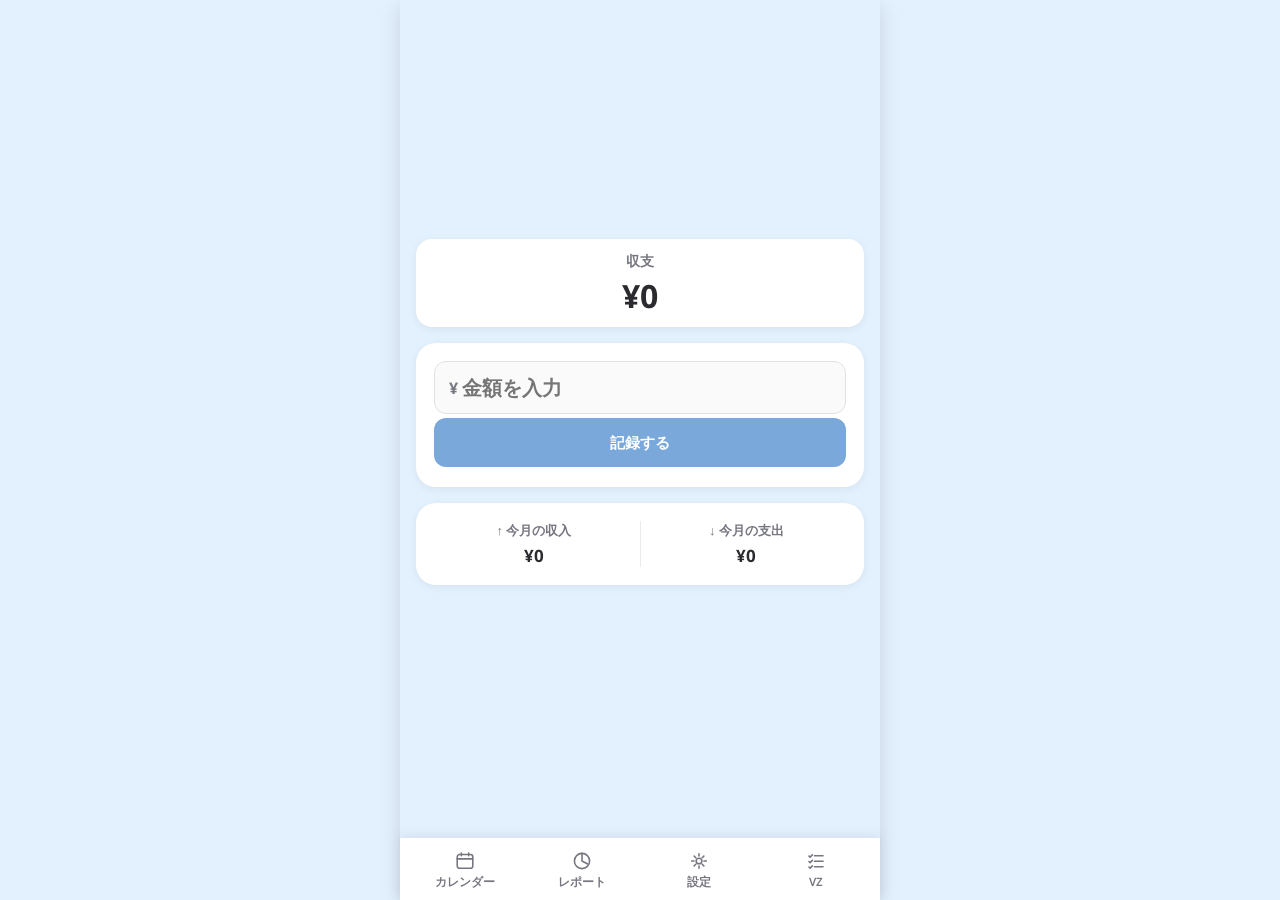
<file: index.html>
<!DOCTYPE html>
<html lang="ja" data-theme="blue">
<head>
<meta charset="UTF-8">
<meta name="viewport" content="width=device-width, initial-scale=1, maximum-scale=1, user-scalable=no, viewport-fit=cover">
<title>かんたん家計簿</title>
<meta name="theme-color" content="#e3f0fd">
<meta name="description" content="収入と支出をシンプルに記録・確認できる家計簿アプリ">
<link rel="manifest" href="manifest.json">
<link rel="icon" href="icon.svg" type="image/svg+xml">
<link rel="apple-touch-icon" href="apple-touch-icon.png">
<meta name="apple-mobile-web-app-capable" content="yes">
<meta name="apple-mobile-web-app-status-bar-style" content="default">
<meta name="apple-mobile-web-app-title" content="かんたん家計簿">
<link rel="preconnect" href="https://fonts.gstatic.com" crossorigin>
<link rel="stylesheet" href="https://fonts.googleapis.com/css2?family=Droid+Sans:wght@400;700&display=swap">
<link rel="stylesheet" href="css/style.css">
</head>
<body>
<div class="app">

  <header class="app-header">
    <button id="btn-back" class="back-btn hidden" aria-label="ホームに戻る">‹</button>
    <h1 id="header-title"></h1>
  </header>

  <main id="view-root" class="view-root">

    <!-- ホーム画面 -->
    <section id="view-home" class="view">
      <div class="balance-card">
        <span class="balance-label">収支</span>
        <span class="balance-amount" id="home-balance">¥0</span>
      </div>

      <form id="entry-form" class="entry-form">
        <div class="amount-field">
          <span class="yen-sign">¥</span>
          <input type="number" id="input-amount" inputmode="numeric" min="1" step="1" placeholder="金額を入力" required>
        </div>

        <div class="type-toggle hidden" id="type-toggle">
          <button type="button" class="type-btn expense-type active" data-type="expense">支出</button>
          <button type="button" class="type-btn income-type" data-type="income">収入</button>
        </div>

        <div class="category-field hidden" id="category-field">
          <label class="field-label" for="input-category">カテゴリ</label>
          <select id="input-category"></select>
        </div>

        <button type="submit" class="btn-primary btn-add">記録する</button>
      </form>

      <div class="summary-card home-split-card">
        <div class="summary-split">
          <div class="split-item">
            <span class="summary-icon">↑ 今月の収入</span>
            <span class="summary-amount home-figure-amount" id="home-income">¥0</span>
          </div>
          <div class="split-sep"></div>
          <div class="split-item">
            <span class="summary-icon">↓ 今月の支出</span>
            <span class="summary-amount home-figure-amount" id="home-expense">¥0</span>
          </div>
        </div>
      </div>
    </section>

    <!-- カレンダー(履歴)画面 -->
    <section id="view-calendar" class="view hidden">
      <div class="period-select">
        <select id="select-year" aria-label="年を選択"></select>
        <select id="select-month" aria-label="月を選択"></select>
      </div>

      <div class="breakdown-summary" id="breakdown-summary"></div>

      <ul class="transaction-list" id="transaction-list"></ul>
      <p class="empty-message hidden" id="breakdown-empty">この期間の記録はまだありません</p>
    </section>

    <!-- レポート画面: 今月の円グラフ -->
    <section id="view-report" class="view hidden">
      <div class="pie-block">
        <h2 class="pie-title">今月の収入</h2>
        <div class="pie-chart" id="pie-income"></div>
        <ul class="pie-legend" id="legend-income"></ul>
      </div>
      <div class="pie-block">
        <h2 class="pie-title">今月の支出</h2>
        <div class="pie-chart" id="pie-expense"></div>
        <ul class="pie-legend" id="legend-expense"></ul>
      </div>

      <h2 class="settings-title">今月の記録</h2>
      <ul class="transaction-list" id="report-transaction-list"></ul>
      <p class="empty-message hidden" id="report-empty">今月の記録はまだありません</p>
    </section>

    <!-- VZ画面: やることリスト -->
    <section id="view-todo" class="view hidden">
      <form id="todo-form" class="entry-form">
        <div class="todo-input-row">
          <input type="text" id="todo-text" placeholder="やることを入力" required>
          <input type="date" id="todo-date" aria-label="期限">
        </div>
        <button type="submit" class="btn-primary btn-add">追加する</button>
      </form>

      <ul class="todo-list" id="todo-list"></ul>
      <p class="empty-message hidden" id="todo-empty">やることはまだありません</p>
    </section>

    <!-- 設定画面: 表示カラー変更 -->
    <section id="view-settings" class="view hidden">
      <h2 class="settings-title">画面のカラーを選ぶ</h2>
      <p class="settings-desc">お好みの色にアプリ全体の表示カラーを変更できます</p>
      <div class="color-grid" id="color-grid"></div>
    </section>

  </main>

  <nav class="bottom-nav">
    <button class="nav-btn" id="nav-calendar" aria-label="カレンダーで過去の収支を見る">
      <span class="nav-icon">
        <svg viewBox="0 0 24 24" fill="none" stroke="currentColor" stroke-width="1.7" stroke-linecap="round" stroke-linejoin="round"><rect x="3.5" y="5" width="17" height="15" rx="2.5"/><path d="M3.5 9.7h17"/><path d="M8 3.2v3M16 3.2v3"/></svg>
      </span>
      <span class="nav-text">カレンダー</span>
    </button>
    <button class="nav-btn" id="nav-report" aria-label="今月の円グラフを見る">
      <span class="nav-icon">
        <svg viewBox="0 0 24 24" fill="none" stroke="currentColor" stroke-width="1.7" stroke-linecap="round" stroke-linejoin="round"><circle cx="12" cy="12" r="8.3"/><path d="M12 3.7V12l6.2 3.3"/></svg>
      </span>
      <span class="nav-text">レポート</span>
    </button>
    <button class="nav-btn" id="nav-settings" aria-label="表示カラーの設定">
      <span class="nav-icon">
        <svg viewBox="0 0 24 24" fill="none" stroke="currentColor" stroke-width="1.7" stroke-linecap="round" stroke-linejoin="round"><circle cx="12" cy="12" r="3.1"/><path d="M12 4v2.6M12 17.4V20M20 12h-2.6M6.6 12H4M17.3 6.7l-1.8 1.8M8.5 15.5l-1.8 1.8M17.3 17.3l-1.8-1.8M8.5 8.5 6.7 6.7"/></svg>
      </span>
      <span class="nav-text">設定</span>
    </button>
    <button class="nav-btn" id="nav-todo" aria-label="やることリスト">
      <span class="nav-icon">
        <svg viewBox="0 0 24 24" fill="none" stroke="currentColor" stroke-width="1.7" stroke-linecap="round" stroke-linejoin="round"><path d="M4.3 6.5l1.3 1.3L8 5.3"/><path d="M10.3 6.3h9.4"/><path d="M4.3 12.5l1.3 1.3L8 11.3"/><path d="M10.3 12.3h9.4"/><path d="M4.3 18.5l1.3 1.3L8 17.3"/><path d="M10.3 18.3h9.4"/></svg>
      </span>
      <span class="nav-text">VZ</span>
    </button>
  </nav>

  <div class="toast hidden" id="toast">
    <span class="toast-msg" id="toast-msg"></span>
    <button class="toast-action hidden" id="toast-action"></button>
  </div>
</div>

<script src="js/app.js"></script>
</body>
</html>
</file>
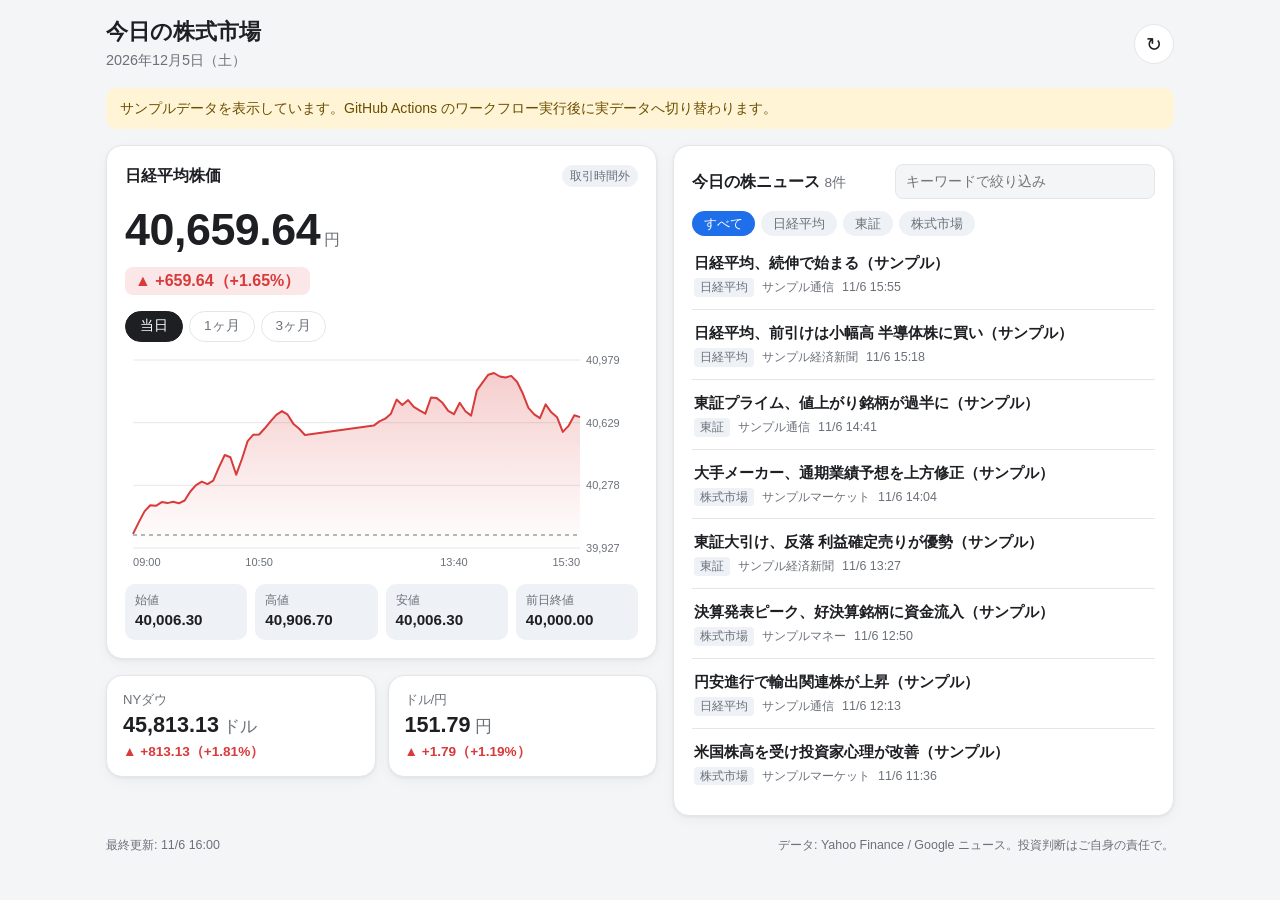
<file: stock/index.html>
<!DOCTYPE html>
<html lang="ja">
<head>
<meta charset="UTF-8">
<meta name="viewport" content="width=device-width, initial-scale=1, viewport-fit=cover">
<title>今日の株式市場</title>
<meta name="description" content="日経平均株価と今日の株式ニュースをまとめて確認できるページ">
<meta name="theme-color" content="#f4f5f7" media="(prefers-color-scheme: light)">
<meta name="theme-color" content="#14161a" media="(prefers-color-scheme: dark)">
<link rel="icon" href="icon.svg" type="image/svg+xml">
<link rel="stylesheet" href="css/style.css">
</head>
<body>
<div class="page">

  <header class="top">
    <div>
      <h1>今日の株式市場</h1>
      <p class="date" id="today">----</p>
    </div>
    <button id="reload" class="reload" aria-label="再読み込み" title="再読み込み">↻</button>
  </header>

  <div id="notice" class="notice" hidden></div>

  <main class="layout">
    <!-- 日経平均 -->
    <section class="card hero" aria-labelledby="hero-name">
      <div class="hero-head">
        <h2 id="hero-name">日経平均株価</h2>
        <span class="market-state" id="market-state"></span>
      </div>
      <div class="hero-price">
        <span id="hero-price" class="num">--</span><span class="unit" id="hero-unit">円</span>
      </div>
      <div id="hero-change" class="change num">--</div>

      <div class="tabs" role="tablist" aria-label="チャート期間">
        <button role="tab" class="tab active" data-range="intraday" aria-selected="true">当日</button>
        <button role="tab" class="tab" data-range="1mo" aria-selected="false">1ヶ月</button>
        <button role="tab" class="tab" data-range="3mo" aria-selected="false">3ヶ月</button>
      </div>
      <div class="chart" id="chart"></div>

      <dl class="stats">
        <div><dt>始値</dt><dd id="st-open" class="num">--</dd></div>
        <div><dt>高値</dt><dd id="st-high" class="num">--</dd></div>
        <div><dt>安値</dt><dd id="st-low" class="num">--</dd></div>
        <div><dt>前日終値</dt><dd id="st-prev" class="num">--</dd></div>
      </dl>
    </section>

    <!-- その他の指標 -->
    <section class="subs" id="subs" aria-label="その他の指標"></section>

    <!-- ニュース -->
    <section class="card news" aria-labelledby="news-title">
      <div class="news-head">
        <h2 id="news-title">今日の株ニュース <span id="news-count" class="count"></span></h2>
        <input id="news-filter" type="search" placeholder="キーワードで絞り込み" aria-label="ニュースを絞り込み">
      </div>
      <div class="chips" id="chips"></div>
      <ul class="news-list" id="news-list"></ul>
    </section>
  </main>

  <footer class="foot">
    <span id="updated">最終更新: --</span>
    <span>データ: Yahoo Finance / Google ニュース。投資判断はご自身の責任で。</span>
  </footer>
</div>
<script src="js/app.js"></script>
</body>
</html>
</file>
<file: css/style.css>
:root {
  --card-bg: rgba(255, 255, 255, 0.72);
  --card-bg-solid: #ffffff;
  --text: #2b2b2f;
  --text-muted: #767680;
  --income: #1976d2;
  --expense: #e0424a;
  --shadow: 0 2px 10px rgba(0, 0, 0, 0.06);
  --shadow-lg: 0 6px 20px rgba(0, 0, 0, 0.12);
}

/* ---- パステルカラーテーマ(白を混ぜた薄い色) ---- */
:root[data-theme="red"]    { --bg: #fbe4e4; --accent: #d98686; --accent-soft: #f0c2c2; }
:root[data-theme="blue"]   { --bg: #e3f0fd; --accent: #7aa8db; --accent-soft: #b9d3f0; }
:root[data-theme="yellow"] { --bg: #fdf6d9; --accent: #d9c368; --accent-soft: #f0e2a8; }
:root[data-theme="purple"] { --bg: #f1e3fb; --accent: #b98fd9; --accent-soft: #ddc2f0; }
:root[data-theme="white"]  { --bg: #ffffff; --accent: #a3a3aa; --accent-soft: #dcdce0; }
:root[data-theme="black"]  { --bg: #ececed; --accent: #7a7a80; --accent-soft: #c4c4c8; }
:root[data-theme="orange"] { --bg: #fdebd8; --accent: #e0a868; --accent-soft: #f0d0a8; }
:root[data-theme="pink"]   { --bg: #fce4ef; --accent: #e0a0c0; --accent-soft: #f0cfe0; }
:root[data-theme="brown"]  { --bg: #f2e7df; --accent: #b08968; --accent-soft: #ddc4ac; }

* { box-sizing: border-box; }

html, body {
  margin: 0;
  padding: 0;
  height: 100%;
  background: var(--bg);
}

body {
  font-family: "Droid Sans", -apple-system, BlinkMacSystemFont, "Hiragino Sans", "Hiragino Kaku Gothic ProN",
    "Yu Gothic", "Segoe UI", Roboto, sans-serif;
  color: var(--text);
  -webkit-tap-highlight-color: transparent;
  transition: background 0.25s ease;
}

button, select, input {
  font-family: inherit;
}

.app {
  max-width: 480px;
  margin: 0 auto;
  min-height: 100vh;
  min-height: 100dvh;
  display: flex;
  flex-direction: column;
  position: relative;
}

/* ---- ヘッダー ---- */
.app-header {
  padding: calc(env(safe-area-inset-top, 0px) + 18px) 20px 12px;
  text-align: center;
  position: relative;
}
.app-header h1 {
  margin: 0;
  font-size: 19px;
  font-weight: 700;
  letter-spacing: 0.02em;
}
.back-btn {
  position: absolute;
  left: 14px;
  top: calc(env(safe-area-inset-top, 0px) + 12px);
  width: 34px;
  height: 34px;
  border-radius: 50%;
  border: none;
  background: var(--card-bg-solid);
  color: var(--accent);
  font-size: 20px;
  font-weight: 700;
  box-shadow: var(--shadow);
  cursor: pointer;
}
.back-btn:active { transform: scale(0.94); }
.back-btn.hidden { display: none; }

/* ---- 共通ビュー ---- */
.view-root {
  flex: 1;
  padding: 4px 16px 100px;
  overflow-y: auto;
  display: flex;
  flex-direction: column;
}
.view.hidden { display: none; }

#view-home {
  flex: 1;
  display: flex;
  flex-direction: column;
  justify-content: center;
}
#view-home.hidden {
  display: none;
}

/* ---- 収支カード(ホーム中央) ---- */
.balance-card {
  background: var(--card-bg-solid);
  border-radius: 16px;
  padding: 12px 18px 10px;
  box-shadow: var(--shadow);
  margin: 8px 0 16px;
  display: flex;
  flex-direction: column;
  align-items: center;
  text-align: center;
  gap: 3px;
}
.balance-label {
  color: var(--text-muted);
  font-weight: 600;
  font-size: 14px;
}
.balance-amount {
  font-size: 32px;
  font-weight: 700;
  color: var(--text);
}
.balance-positive { color: var(--income); }
.balance-negative { color: var(--expense); }

/* ---- 金額入力フォーム(ホーム) ---- */
.entry-form {
  background: var(--card-bg-solid);
  border-radius: 20px;
  padding: 18px 18px 20px;
  box-shadow: var(--shadow);
  margin-bottom: 16px;
}
.btn-add { width: 100%; margin-top: 4px; }

/* ---- サマリーカード ---- */
.summary-card {
  background: var(--card-bg-solid);
  border-radius: 20px;
  padding: 18px 20px;
  box-shadow: var(--shadow);
  margin-bottom: 18px;
}
.summary-split {
  display: flex;
  align-items: center;
  justify-content: space-around;
}
.split-item {
  display: flex;
  flex-direction: column;
  align-items: center;
  gap: 4px;
  flex: 1;
}
.split-sep {
  width: 1px;
  align-self: stretch;
  background: rgba(0,0,0,0.08);
  margin: 0 8px;
}
.summary-icon { color: var(--text-muted); font-weight: 600; font-size: 13px; }
.summary-amount { font-size: 17px; font-weight: 700; }
.income-amount { color: var(--income); }
.expense-amount { color: var(--expense); }
.home-figure-amount { color: var(--text); }

/* ---- 年月選択(カレンダー) ---- */
.period-select {
  display: flex;
  gap: 10px;
  margin: 8px 0 18px;
}
.period-select select {
  flex: 1;
  padding: 12px 10px;
  border-radius: 12px;
  border: none;
  background: var(--card-bg-solid);
  box-shadow: var(--shadow);
  font-size: 16px;
  font-weight: 700;
  color: var(--text);
  text-align: center;
}

.breakdown-summary {
  display: flex;
  justify-content: space-around;
  background: var(--card-bg-solid);
  border-radius: 16px;
  padding: 12px;
  margin-bottom: 14px;
  box-shadow: var(--shadow);
  font-size: 13px;
}
.breakdown-summary .figure { text-align: center; }
.breakdown-summary .figure .label { color: var(--text-muted); display: block; margin-bottom: 2px; }
.breakdown-summary .figure .value { font-weight: 700; font-size: 13px; }

/* ---- 取引リスト ---- */
.transaction-list {
  list-style: none;
  margin: 0;
  padding: 0;
  display: flex;
  flex-direction: column;
  gap: 8px;
}
.transaction-item {
  display: flex;
  align-items: center;
  gap: 12px;
  background: var(--card-bg-solid);
  border-radius: 14px;
  padding: 12px 14px;
  box-shadow: var(--shadow);
}
.tx-icon {
  width: 40px;
  height: 40px;
  border-radius: 50%;
  display: flex;
  align-items: center;
  justify-content: center;
  font-size: 19px;
  flex-shrink: 0;
  background: var(--bg);
}
.tx-body { flex: 1; min-width: 0; }
.tx-category { font-weight: 700; font-size: 14px; }
.tx-date { font-size: 11px; color: var(--text-muted); }
.tx-amount {
  font-weight: 700;
  font-size: 15px;
  white-space: nowrap;
}
.tx-delete {
  border: none;
  background: transparent;
  color: var(--text-muted);
  font-size: 18px;
  width: 30px;
  height: 30px;
  cursor: pointer;
  flex-shrink: 0;
}
.tx-delete:active { color: var(--expense); }

.empty-message {
  text-align: center;
  color: var(--text-muted);
  font-size: 14px;
  margin-top: 40px;
}
.empty-message.hidden { display: none; }

/* ---- 設定画面 ---- */
.settings-title { font-size: 17px; margin: 12px 0 4px; }
.settings-desc { font-size: 13px; color: var(--text-muted); margin: 0 0 18px; }
.color-grid {
  display: grid;
  grid-template-columns: repeat(3, 1fr);
  gap: 14px;
}
.color-swatch {
  border: none;
  border-radius: 16px;
  padding: 16px 8px 10px;
  display: flex;
  flex-direction: column;
  align-items: center;
  gap: 8px;
  cursor: pointer;
  box-shadow: var(--shadow);
  position: relative;
  background: var(--card-bg-solid);
}
.swatch-circle {
  width: 40px;
  height: 40px;
  border-radius: 50%;
  border: 2px solid rgba(0,0,0,0.06);
}
.swatch-name { font-size: 12px; font-weight: 600; color: var(--text); }
.color-swatch.selected {
  outline: 3px solid var(--accent);
  outline-offset: 2px;
}
.swatch-check {
  position: absolute;
  top: 6px;
  right: 8px;
  color: var(--accent);
  font-weight: 900;
  font-size: 14px;
  visibility: hidden;
}
.color-swatch.selected .swatch-check { visibility: visible; }

/* ---- 下部ナビ ---- */
.bottom-nav {
  position: fixed;
  left: 50%;
  transform: translateX(-50%);
  bottom: 0;
  width: 100%;
  max-width: 480px;
  display: flex;
  background: var(--card-bg-solid);
  box-shadow: 0 -2px 12px rgba(0,0,0,0.08);
  padding: 6px 6px calc(6px + env(safe-area-inset-bottom, 0px));
  z-index: 10;
}
.nav-btn {
  flex: 1;
  border: none;
  background: transparent;
  display: flex;
  flex-direction: column;
  align-items: center;
  gap: 2px;
  padding: 6px 0 4px;
  color: var(--text-muted);
  cursor: pointer;
  border-radius: 10px;
}
.nav-btn.active { color: var(--accent); }
.nav-icon { display: flex; }
.nav-icon svg { width: 22px; height: 22px; }
.nav-text { font-size: 11.5px; font-weight: 600; }

/* ---- 共通フォーム部品 ---- */
.type-toggle {
  display: flex;
  background: #f1f1f4;
  border-radius: 12px;
  padding: 4px;
  margin: 14px 0;
}
.type-toggle.hidden { display: none; }
.category-field.hidden { display: none; }
.type-btn {
  flex: 1;
  border: none;
  background: transparent;
  padding: 10px 0;
  border-radius: 9px;
  font-weight: 700;
  font-size: 14px;
  color: var(--text-muted);
  cursor: pointer;
}
.type-btn.active.expense-type { background: var(--expense); color: #fff; }
.type-btn.active.income-type { background: var(--income); color: #fff; }

.field-label {
  display: block;
  font-size: 12px;
  font-weight: 700;
  color: var(--text-muted);
  margin: 14px 0 6px;
}
#input-category {
  width: 100%;
  padding: 12px 14px;
  border-radius: 12px;
  border: 1px solid #e2e2e6;
  background: #fafafb;
  font-size: 15px;
  color: var(--text);
}

.amount-field {
  display: flex;
  align-items: center;
  border: 1px solid #e2e2e6;
  background: #fafafb;
  border-radius: 12px;
  padding: 0 14px;
}
.yen-sign { font-weight: 700; color: var(--text-muted); margin-right: 4px; }
.amount-field input {
  border: none;
  background: transparent;
  padding: 12px 0;
  font-size: 20px;
  font-weight: 700;
  width: 100%;
}
.amount-field input:focus { outline: none; }

.btn-primary {
  border: none;
  padding: 14px 0;
  border-radius: 12px;
  font-size: 15px;
  font-weight: 700;
  cursor: pointer;
  background: var(--accent);
  color: #fff;
}
.btn-primary:active { transform: scale(0.98); }

/* ---- レポート画面(円グラフ) ---- */
.pie-block {
  background: var(--card-bg-solid);
  border-radius: 18px;
  padding: 16px 18px 18px;
  box-shadow: var(--shadow);
  margin-bottom: 14px;
}
.pie-title {
  margin: 0 0 12px;
  font-size: 14px;
  font-weight: 700;
  color: var(--text-muted);
}
.pie-chart {
  width: 120px;
  height: 120px;
  border-radius: 50%;
  margin: 0 auto 14px;
  background: #ececed;
  box-shadow: var(--shadow);
}
.pie-legend {
  list-style: none;
  margin: 0;
  padding: 0;
  display: flex;
  flex-direction: column;
  gap: 7px;
}
.pie-legend li {
  display: flex;
  align-items: center;
  gap: 8px;
  font-size: 12.5px;
}
.legend-dot {
  width: 9px;
  height: 9px;
  border-radius: 50%;
  flex-shrink: 0;
}
.legend-label { flex: 1; color: var(--text); }
.legend-value { font-weight: 700; color: var(--text); font-variant-numeric: tabular-nums; }
.legend-empty { color: var(--text-muted); justify-content: center; }

/* ---- VZ画面(やることリスト) ---- */
.todo-input-row {
  display: flex;
  gap: 8px;
}
#todo-text {
  flex: 1;
  min-width: 0;
  padding: 12px 14px;
  border-radius: 12px;
  border: 1px solid #e2e2e6;
  background: #fafafb;
  font-size: 15px;
  color: var(--text);
}
#todo-date {
  width: 132px;
  padding: 12px 10px;
  border-radius: 12px;
  border: 1px solid #e2e2e6;
  background: #fafafb;
  font-size: 13px;
  color: var(--text);
}
.todo-list {
  list-style: none;
  margin: 16px 0 0;
  padding: 0;
  display: flex;
  flex-direction: column;
  gap: 8px;
}
.todo-item {
  display: flex;
  align-items: center;
  gap: 12px;
  background: var(--card-bg-solid);
  border-radius: 14px;
  padding: 12px 14px;
  box-shadow: var(--shadow);
}
.todo-check {
  width: 20px;
  height: 20px;
  flex-shrink: 0;
  accent-color: var(--accent);
  cursor: pointer;
}
.todo-body {
  flex: 1;
  min-width: 0;
  display: flex;
  flex-direction: column;
  gap: 2px;
}
.todo-text { font-weight: 700; font-size: 14px; word-break: break-word; }
.todo-date { font-size: 12px; color: var(--text-muted); }
.todo-item.done .todo-text { text-decoration: line-through; color: var(--text-muted); }
.todo-delete {
  border: none;
  background: transparent;
  color: var(--text-muted);
  font-size: 18px;
  width: 30px;
  height: 30px;
  cursor: pointer;
  flex-shrink: 0;
}
.todo-delete:active { color: var(--expense); }

/* ---- トースト通知(削除の取り消しなど) ---- */
.toast {
  position: fixed;
  left: 50%;
  transform: translateX(-50%);
  bottom: calc(70px + env(safe-area-inset-bottom, 0px));
  width: calc(100% - 32px);
  max-width: 448px;
  background: #2b2b2f;
  color: #fff;
  border-radius: 12px;
  padding: 12px 8px 12px 16px;
  display: flex;
  align-items: center;
  justify-content: space-between;
  gap: 8px;
  box-shadow: 0 8px 22px rgba(0,0,0,0.28);
  z-index: 30;
}
.toast.hidden { display: none; }
.toast-msg { font-size: 13px; line-height: 1.4; }
.toast-action {
  border: none;
  background: transparent;
  color: #8ab4ff;
  font-weight: 700;
  font-size: 13px;
  cursor: pointer;
  flex-shrink: 0;
  padding: 6px 8px;
  border-radius: 8px;
}
.toast-action:active { background: rgba(255,255,255,0.12); }
.toast-action.hidden { display: none; }

@media (min-width: 481px) {
  .app { box-shadow: var(--shadow-lg); }
}
</file>
<file: stock/css/style.css>
:root {
  --bg: #f4f5f7;
  --card: #ffffff;
  --text: #1d1f23;
  --muted: #6b7079;
  --line: #e4e6ea;
  --accent: #1f6feb;
  --up: #d93a3a;      /* 上昇（日本の慣習に合わせて赤） */
  --down: #1a7f4b;    /* 下落（緑） */
  --up-soft: rgba(217, 58, 58, 0.12);
  --down-soft: rgba(26, 127, 75, 0.12);
  --chip: #eef1f5;
  --shadow: 0 1px 3px rgba(0, 0, 0, 0.06), 0 4px 14px rgba(0, 0, 0, 0.04);
}

@media (prefers-color-scheme: dark) {
  :root {
    --bg: #14161a;
    --card: #1d2026;
    --text: #e8eaee;
    --muted: #9aa0aa;
    --line: #2d3139;
    --accent: #5b9dff;
    --up: #ff6b6b;
    --down: #3fcf8e;
    --up-soft: rgba(255, 107, 107, 0.14);
    --down-soft: rgba(63, 207, 142, 0.14);
    --chip: #272b33;
    --shadow: none;
  }
}

* { box-sizing: border-box; }

html, body { margin: 0; padding: 0; }

body {
  background: var(--bg);
  color: var(--text);
  font-family: -apple-system, BlinkMacSystemFont, "Hiragino Sans", "Hiragino Kaku Gothic ProN",
    "Yu Gothic", "Segoe UI", Roboto, sans-serif;
  line-height: 1.5;
  -webkit-text-size-adjust: 100%;
}

.num { font-variant-numeric: tabular-nums; }

.page {
  max-width: 1100px;
  margin: 0 auto;
  padding: calc(env(safe-area-inset-top, 0px) + 16px) 16px 32px;
}

/* ---- ヘッダー ---- */
.top {
  display: flex;
  align-items: center;
  justify-content: space-between;
  gap: 12px;
  margin-bottom: 16px;
}
.top h1 { font-size: 1.35rem; margin: 0; }
.date { margin: 2px 0 0; color: var(--muted); font-size: 0.9rem; }
.reload {
  width: 40px; height: 40px;
  border-radius: 50%;
  border: 1px solid var(--line);
  background: var(--card);
  color: var(--text);
  font-size: 1.2rem;
  cursor: pointer;
}
.reload.spin { animation: spin 0.8s linear infinite; }
@keyframes spin { to { transform: rotate(360deg); } }

.notice {
  background: #fff4d6;
  color: #6b4e00;
  border-radius: 10px;
  padding: 10px 14px;
  margin-bottom: 16px;
  font-size: 0.88rem;
}
@media (prefers-color-scheme: dark) {
  .notice { background: #3a3013; color: #f2d98a; }
}

/* ---- レイアウト ---- */
.layout {
  display: grid;
  gap: 16px;
  grid-template-columns: minmax(0, 1fr);
}
@media (min-width: 900px) {
  .layout {
    grid-template-columns: minmax(0, 1.1fr) minmax(0, 1fr);
    grid-template-areas: "hero news" "subs news";
    grid-template-rows: auto 1fr;
    align-items: start;
  }
  .hero { grid-area: hero; }
  .subs { grid-area: subs; }
  .news { grid-area: news; position: sticky; top: 16px; max-height: calc(100vh - 32px); display: flex; flex-direction: column; }
  .news-list { overflow-y: auto; }
}

.card {
  background: var(--card);
  border-radius: 16px;
  padding: 18px;
  box-shadow: var(--shadow);
  border: 1px solid var(--line);
}
h2 { font-size: 1rem; margin: 0; }

/* ---- 日経平均 ---- */
.hero-head { display: flex; justify-content: space-between; align-items: center; }
.market-state {
  font-size: 0.75rem;
  padding: 2px 8px;
  border-radius: 999px;
  background: var(--chip);
  color: var(--muted);
}
.market-state.open { background: var(--accent); color: #fff; }

.hero-price { margin-top: 8px; }
#hero-price { font-size: clamp(2rem, 7vw, 2.8rem); font-weight: 700; letter-spacing: -0.01em; }
.unit { margin-left: 4px; color: var(--muted); }

.change {
  display: inline-block;
  margin-top: 4px;
  padding: 2px 10px;
  border-radius: 8px;
  font-weight: 600;
}
.up { color: var(--up); }
.down { color: var(--down); }
.change.up { background: var(--up-soft); }
.change.down { background: var(--down-soft); }

.tabs { display: flex; gap: 6px; margin: 16px 0 8px; }
.tab {
  border: 1px solid var(--line);
  background: transparent;
  color: var(--muted);
  border-radius: 999px;
  padding: 4px 14px;
  font: inherit;
  font-size: 0.85rem;
  cursor: pointer;
}
.tab.active { background: var(--text); color: var(--card); border-color: var(--text); }

.chart { position: relative; height: 220px; }
.chart svg { width: 100%; height: 100%; display: block; overflow: visible; }
.chart .grid { stroke: var(--line); stroke-width: 1; }
.chart .axis { fill: var(--muted); font-size: 11px; }
.chart .prev { stroke: var(--muted); stroke-dasharray: 4 4; stroke-width: 1; }
.chart .empty { fill: var(--muted); font-size: 13px; }
.chart .cursor { stroke: var(--muted); stroke-width: 1; }
.tooltip {
  position: absolute;
  top: 0;
  pointer-events: none;
  background: var(--text);
  color: var(--card);
  font-size: 0.78rem;
  padding: 4px 8px;
  border-radius: 6px;
  white-space: nowrap;
  transform: translateX(-50%);
}

.stats {
  display: grid;
  grid-template-columns: repeat(4, minmax(0, 1fr));
  gap: 8px;
  margin: 14px 0 0;
}
@media (max-width: 420px) { .stats { grid-template-columns: repeat(2, minmax(0, 1fr)); } }
.stats div { background: var(--chip); border-radius: 10px; padding: 8px 10px; }
.stats dt { font-size: 0.72rem; color: var(--muted); }
.stats dd { margin: 0; font-weight: 600; font-size: 0.95rem; }

/* ---- サブ指標 ---- */
.subs {
  display: grid;
  gap: 12px;
  grid-template-columns: repeat(auto-fit, minmax(160px, 1fr));
}
.sub { padding: 14px 16px; }
.sub .name { font-size: 0.82rem; color: var(--muted); }
.sub .price { font-size: clamp(1.1rem, 4.6vw, 1.35rem); font-weight: 700; white-space: nowrap; }
.sub .price .unit { font-size: 0.8em; font-weight: 400; }
.sub .chg { font-size: 0.85rem; font-weight: 600; white-space: nowrap; }

/* ---- ニュース ---- */
.news-head { display: flex; flex-wrap: wrap; gap: 10px; align-items: center; justify-content: space-between; }
.count { color: var(--muted); font-weight: 400; font-size: 0.85rem; }
#news-filter {
  flex: 1 1 180px;
  max-width: 260px;
  border: 1px solid var(--line);
  background: var(--bg);
  color: var(--text);
  border-radius: 8px;
  padding: 6px 10px;
  font: inherit;
  font-size: 0.88rem;
}
.chips { display: flex; flex-wrap: wrap; gap: 6px; margin: 12px 0 4px; }
.chip {
  border: none;
  background: var(--chip);
  color: var(--muted);
  border-radius: 999px;
  padding: 3px 12px;
  font: inherit;
  font-size: 0.8rem;
  cursor: pointer;
}
.chip.active { background: var(--accent); color: #fff; }

.news-list { list-style: none; margin: 0; padding: 0; }
.news-list li { border-top: 1px solid var(--line); }
.news-list li:first-child { border-top: none; }
.news-list a {
  display: block;
  padding: 12px 2px;
  color: inherit;
  text-decoration: none;
}
.news-list a:hover .title { color: var(--accent); }
.news-list .title { font-size: 0.95rem; font-weight: 600; line-height: 1.45; }
.news-list .meta { margin-top: 4px; font-size: 0.78rem; color: var(--muted); display: flex; gap: 8px; flex-wrap: wrap; }
.news-list .tag { background: var(--chip); border-radius: 4px; padding: 0 6px; }
.news-empty { color: var(--muted); padding: 24px 0; text-align: center; }

/* ---- フッター ---- */
.foot {
  margin-top: 20px;
  display: flex;
  flex-wrap: wrap;
  justify-content: space-between;
  gap: 6px;
  color: var(--muted);
  font-size: 0.78rem;
}
</file>
